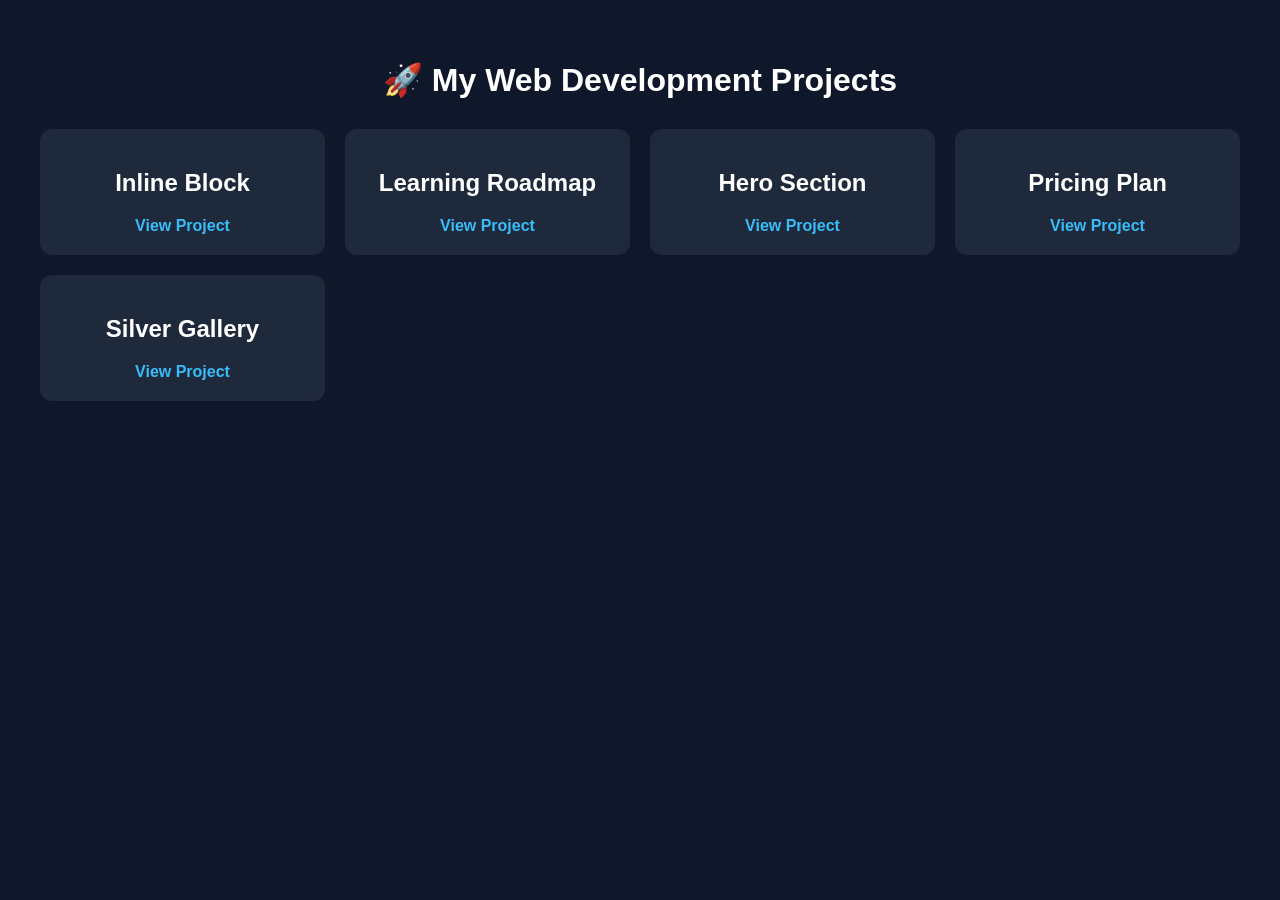
<file: index.html>
<!DOCTYPE html>
<html lang="en">
<head>
  <meta charset="UTF-8">
  <title>My Web Dev Projects</title>
  <meta name="viewport" content="width=device-width, initial-scale=1.0">

  <style>
    body {
      font-family: Arial, sans-serif;
      background: #0f172a;
      color: white;
      text-align: center;
      margin: 0;
      padding: 40px;
    }

    h1 {
      margin-bottom: 30px;
    }

    .projects {
      display: grid;
      grid-template-columns: repeat(auto-fit, minmax(250px, 1fr));
      gap: 20px;
    }

    .card {
      background: #1e293b;
      padding: 20px;
      border-radius: 12px;
      transition: 0.3s;
    }

    .card:hover {
      transform: scale(1.05);
    }

    a {
      color: #38bdf8;
      text-decoration: none;
      font-weight: bold;
    }
  </style>
</head>

<body>

  <h1>🚀 My Web Development Projects</h1>

  <div class="projects">

    <div class="card">
      <h2>Inline Block</h2>
      <a href="./Inline-block/">View Project</a>
    </div>

    <div class="card">
      <h2>Learning Roadmap</h2>
      <a href="./LEARNING_ROADMAP/">View Project</a>
    </div>

    <div class="card">
      <h2>Hero Section</h2>
      <a href="./hero_section/">View Project</a>
    </div>

    <div class="card">
      <h2>Pricing Plan</h2>
      <a href="./pricing_plan/">View Project</a>
    </div>

    <div class="card">
      <h2>Silver Gallery</h2>
      <a href="./silver-gallery/">View Project</a>
    </div>

  </div>

</body>
</html>
</file>
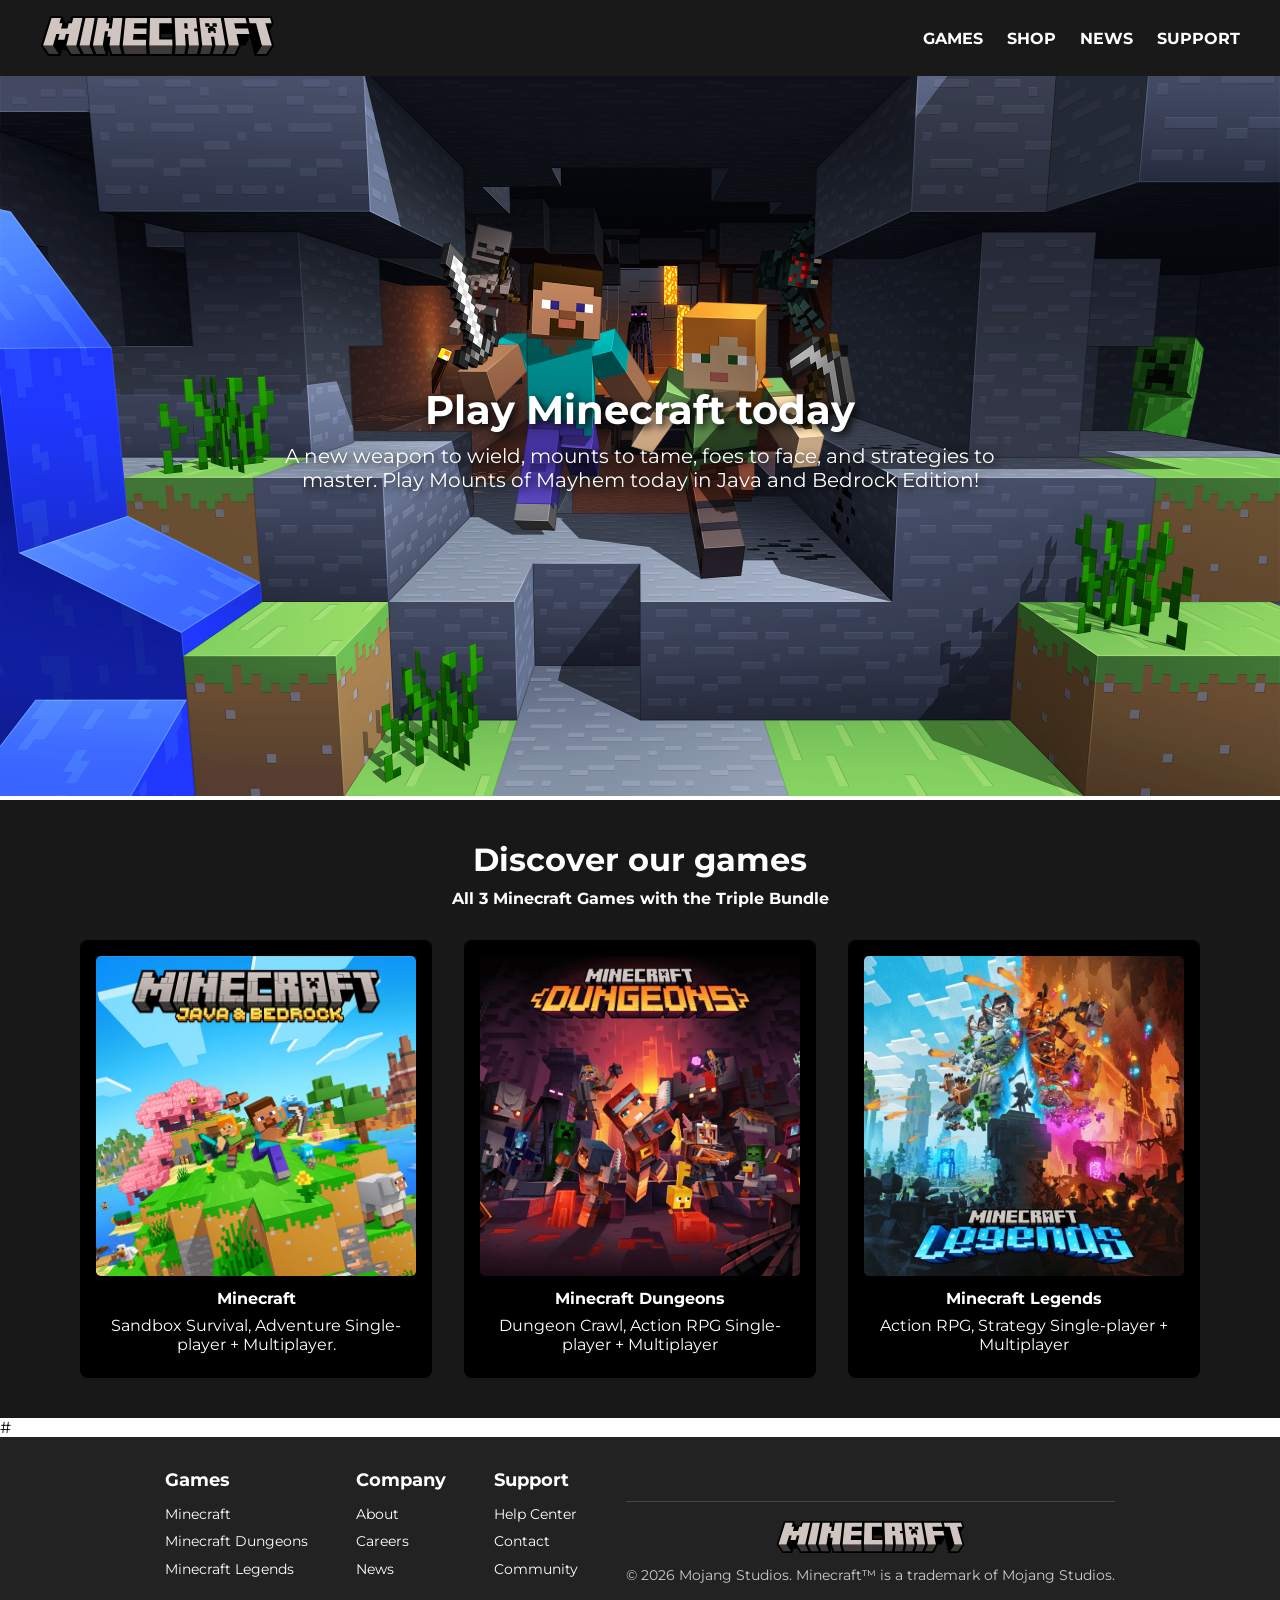
<file: hero_section/index.html>
<!DOCTYPE html>
<html lang="en">
<head>
    <meta charset="UTF-8">
    <meta name="viewport" content="width=device-width, initial-scale=1.0">
    <title>Minecraft</title>
    <link rel="preconnect" href="https://fonts.googleapis.com">
    <link rel="preconnect" href="https://fonts.gstatic.com" crossorigin>
    <link href="https://fonts.googleapis.com/css2?family=Montserrat:wght@400;600;700&display=swap" rel="stylesheet">
    <link rel="stylesheet" href="style.css">
</head>
<body>

  <!--modal box html-->

  <div class="modal">
  <div class="modal-box">
    <span class="close">&times;</span>
    <p class="modal-message">The server is down right now, try again later.</p>
  </div>
  </div>

<!--Nav bar-->

    <nav class="navigation">
        <div class="logo"><img src="./Minecraftlogo.svg" alt="Minecraft Logo"></div>
        <ul class="menu">
            <li><a href="#">GAMES</a></li>
            <li><a href="#">SHOP</a></li>
            <li><a href="#">NEWS</a></li>
            <li><a href="#">SUPPORT</a></li>
        </ul>
    </nav>

    <section class="hero">
        <img src="./minecrafthero.png" alt="MINECRAFT">
        <div class="hero-text">
            <h1>Play Minecraft today</h1>
            <p>A new weapon to wield, mounts to tame, foes to face, and strategies to master. Play Mounts of Mayhem today in Java and Bedrock Edition!</p>
        </div>
    </section>

<!--Main section-->

    <main class="info">
        <h2>Discover our games</h2>

        <p>
         <button class="bundle-btn">
          All 3 Minecraft Games with the Triple Bundle
         </button>
        </p>

        <div class="card-container">

        <div class="card">
            <img src="./minecraftjava.jpg" alt="Minecraft Java">
            <h3>Minecraft</h3>
            <p class="gameinfo">Sandbox Survival, Adventure Single-player + Multiplayer.</p>
        </div>

        <div class="card">
            <img src="./minecraftdungeons.webp" alt="Minecraft Dungeons">
            <h3>Minecraft Dungeons</h3>
            <p class="gameinfo">Dungeon Crawl, Action RPG Single-player + Multiplayer</p>
        </div>

        <div class="card">
            <img src="./minecraftlegends.webp" alt="Minecraft Legends">
            <h3>Minecraft Legends</h3>
            <p class="gameinfo">Action RPG, Strategy Single-player + Multiplayer</p>
        </div>

        </div>
    </main>#

<!--Footer-->

<footer class="footer-notes">

<div class="footer-container">

<div class="footer-column">
<h4>Games</h4>
<a href="#">Minecraft</a>
<a href="#">Minecraft Dungeons</a>
<a href="#">Minecraft Legends</a>
</div>

<div class="footer-column">
<h4>Company</h4>
<a href="#">About</a>
<a href="#">Careers</a>
<a href="#">News</a>
</div>

<div class="footer-column">
<h4>Support</h4>
<a href="#">Help Center</a>
<a href="#">Contact</a>
<a href="#">Community</a>
</div>

<div class="trademark">

<img src="./Minecraftlogo.svg" alt="Minecraft Logo">

<p>© 2026 Mojang Studios. Minecraft™ is a trademark of Mojang Studios.</p>

</div>

</footer>

<!--script for opening modal-->

<script>

var modal = document.querySelector(".modal");
var button = document.querySelector(".bundle-btn");
var closeBtn = document.querySelector(".close");

button.addEventListener('click',function(){modal.style.display = "block";})
closeBtn.addEventListener('click', function(){modal.style.display = "none";}) 


</script>

</body>
</html>
</file>
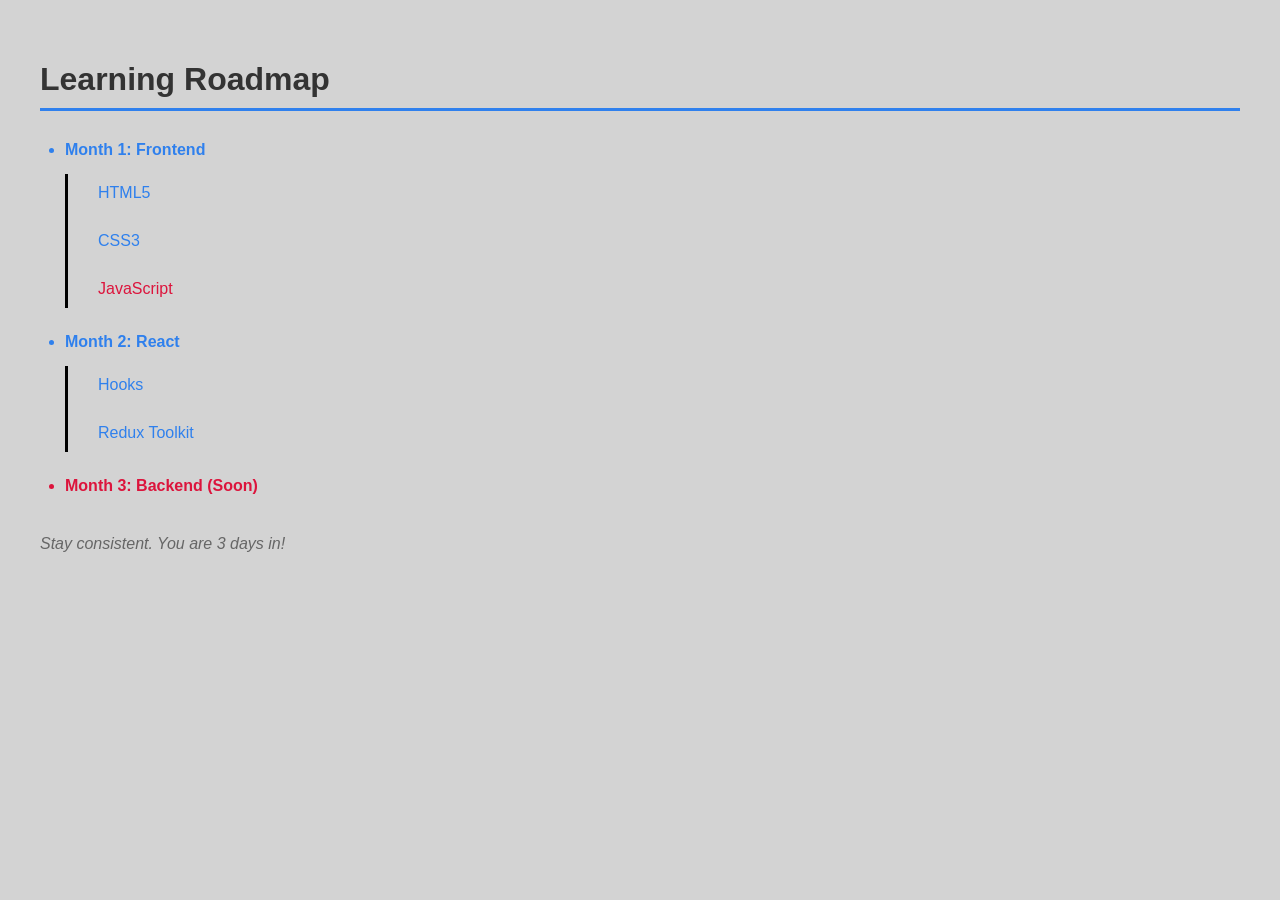
<file: LEARNING_ROADMAP/index.html>
<!DOCTYPE html>
<html lang="en">
<head>
    <meta charset="UTF-8">
    <meta name="viewport" content="width=device-width, initial-scale=1.0">
    <title>Learning Roadmap</title>
    <link
    rel="stylesheet"
    href="./style.css">
</head>
<body>
    <h1>Learning Roadmap</h1>

<ul>
    <li>Month 1: Frontend
        <ul>
            <li>HTML5</li>
            <li>CSS3</li>
            <li>JavaScript</li>
        </ul>
    </li>
    
    <li>Month 2: React
        <ul>
            <li>Hooks</li>
            <li>Redux Toolkit</li>
        </ul>
    </li>
    
    <li>Month 3: Backend (Soon)</li>
</ul>

        <p>Stay consistent. You are 3 days in!</p>
</body>
</html>
</file>
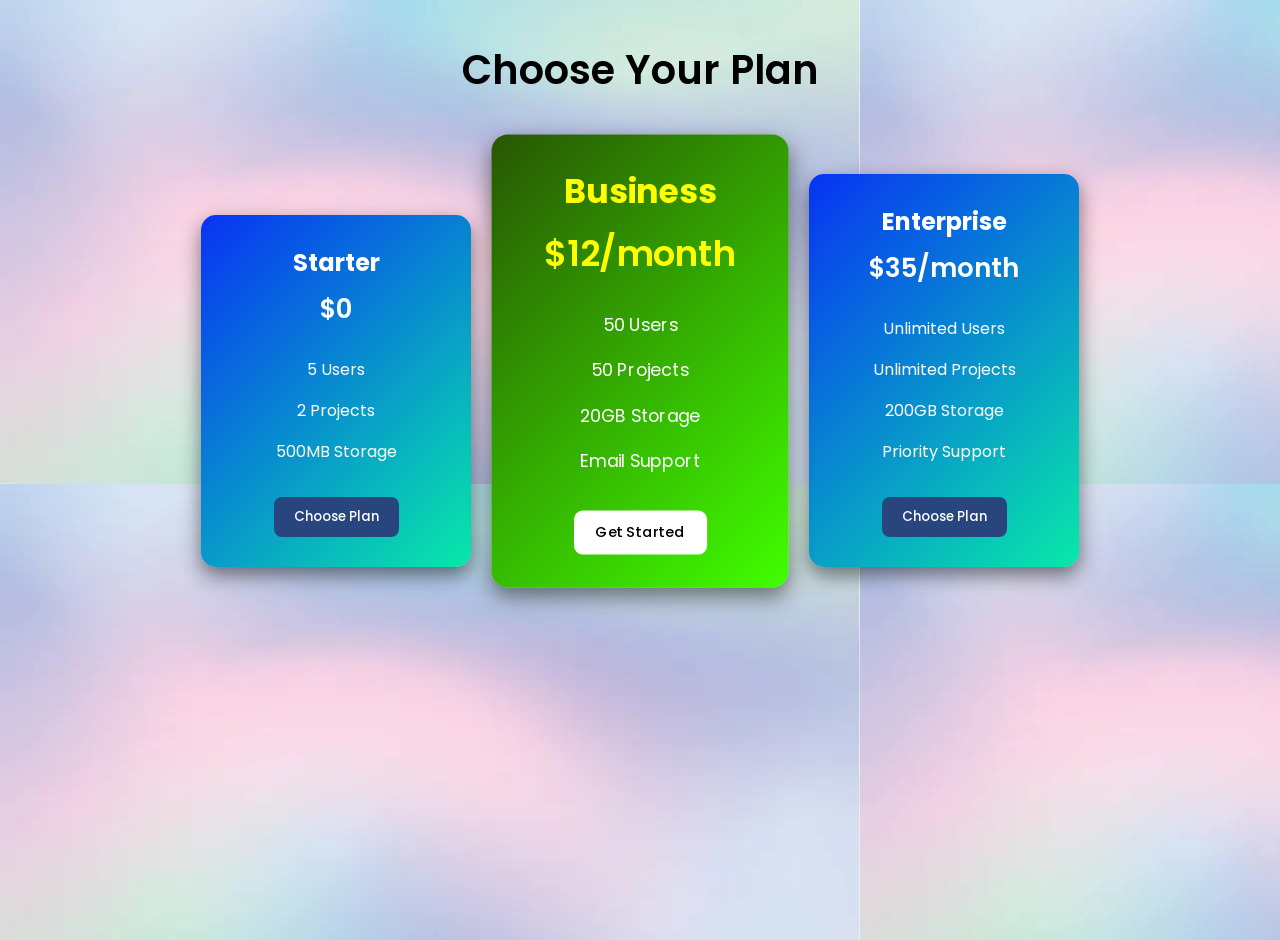
<file: pricing_plan/index.html>
<!DOCTYPE html>
<html lang="en">
<head>
<meta charset="UTF-8">
<meta name="viewport" content="width=device-width, initial-scale=1.0">

<title>Pricing Panel</title>

<link href="https://fonts.googleapis.com/css2?family=Poppins:wght@300;400;600&display=swap" rel="stylesheet">

<link rel="stylesheet" href="style.css">

</head>

<body>

<h1>Choose Your Plan</h1>

<div class="pricing-container">

    <div class="card basic">
        <h2>Starter</h2>
        <p class="price">$0</p>

        <ul>
            <li>5 Users</li>
            <li>2 Projects</li>
            <li>500MB Storage</li>
        </ul>

        <button>Choose Plan</button>
    </div>


    <div class="card featured">
        <h2>Business</h2>
        <p class="price">$12/month</p>

        <ul>
            <li>50 Users</li>
            <li>50 Projects</li>
            <li>20GB Storage</li>
            <li>Email Support</li>
        </ul>

        <button>Get Started</button>
    </div>


    <div class="card pro">
        <h2>Enterprise</h2>
        <p class="price">$35/month</p>

        <ul>
            <li>Unlimited Users</li>
            <li>Unlimited Projects</li>
            <li>200GB Storage</li>
            <li>Priority Support</li>
        </ul>

        <button>Choose Plan</button>
    </div>

</div>

</body>
</html>
</file>
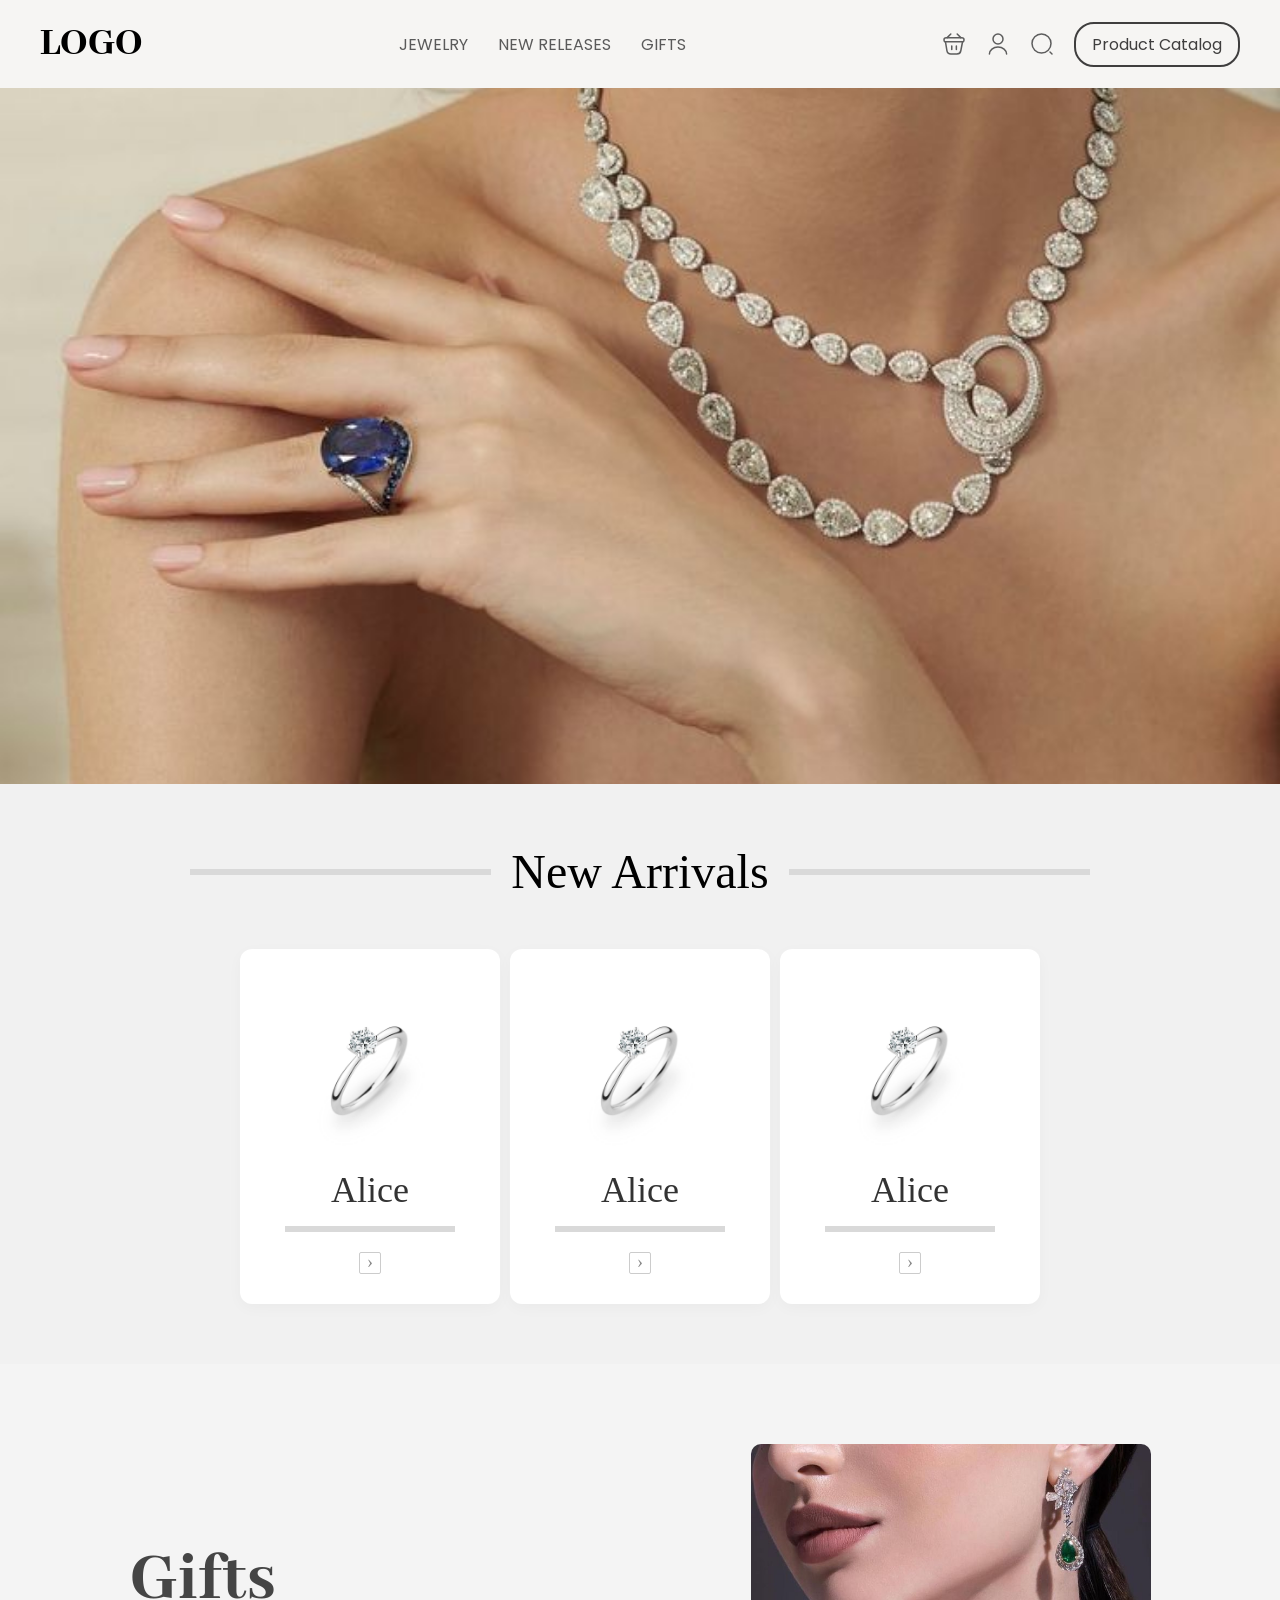
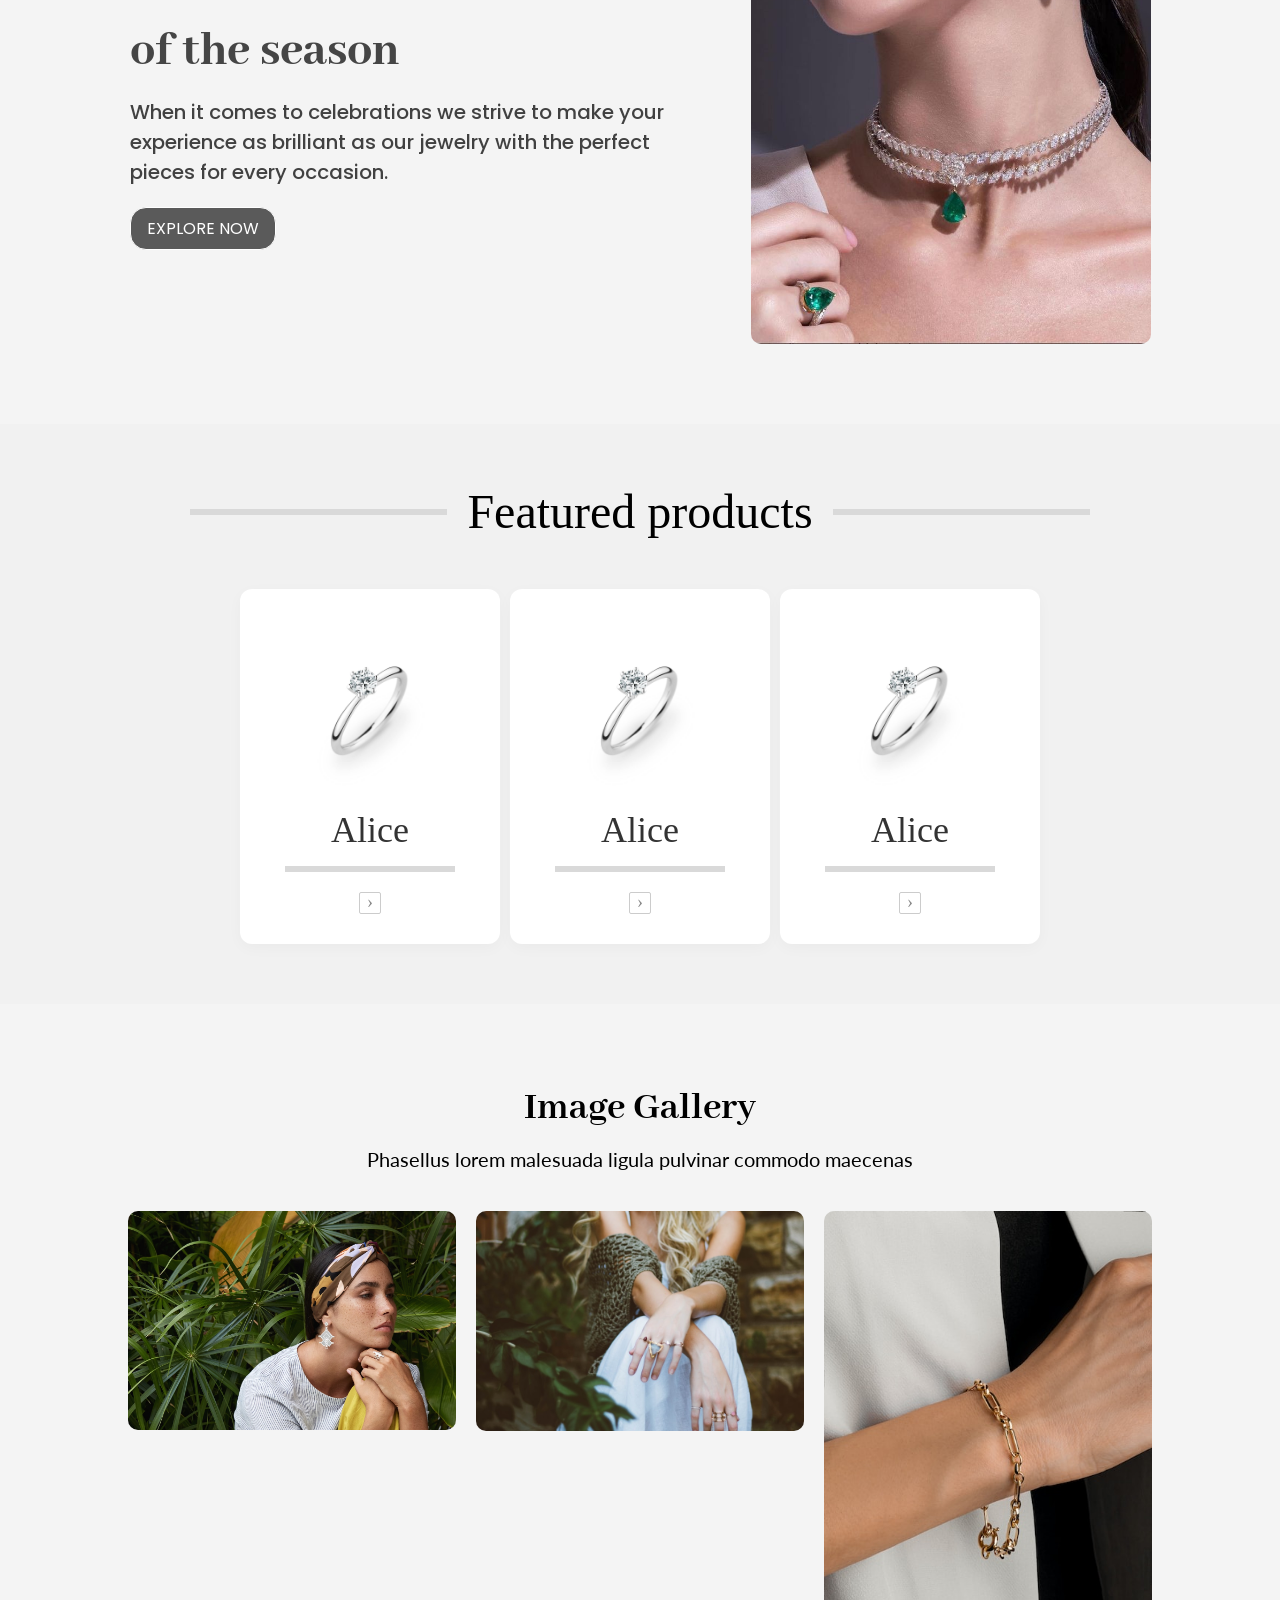
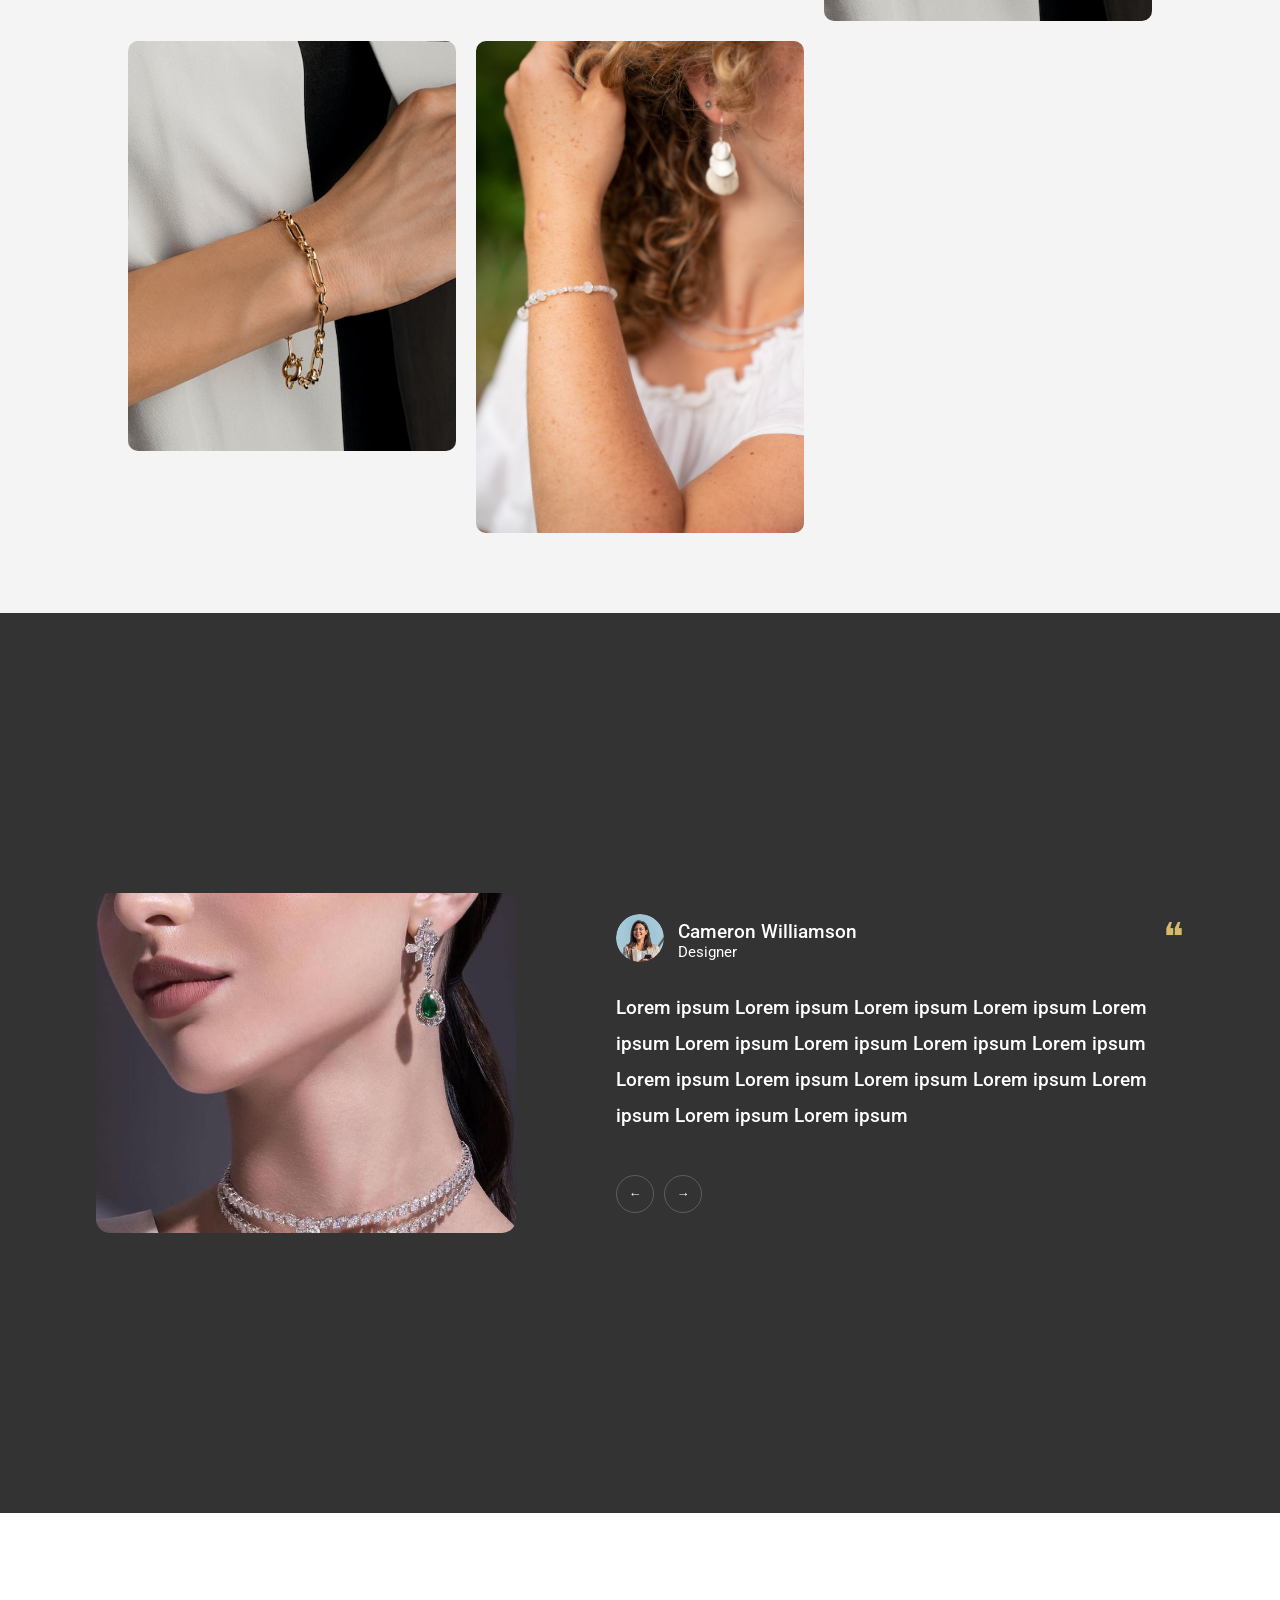
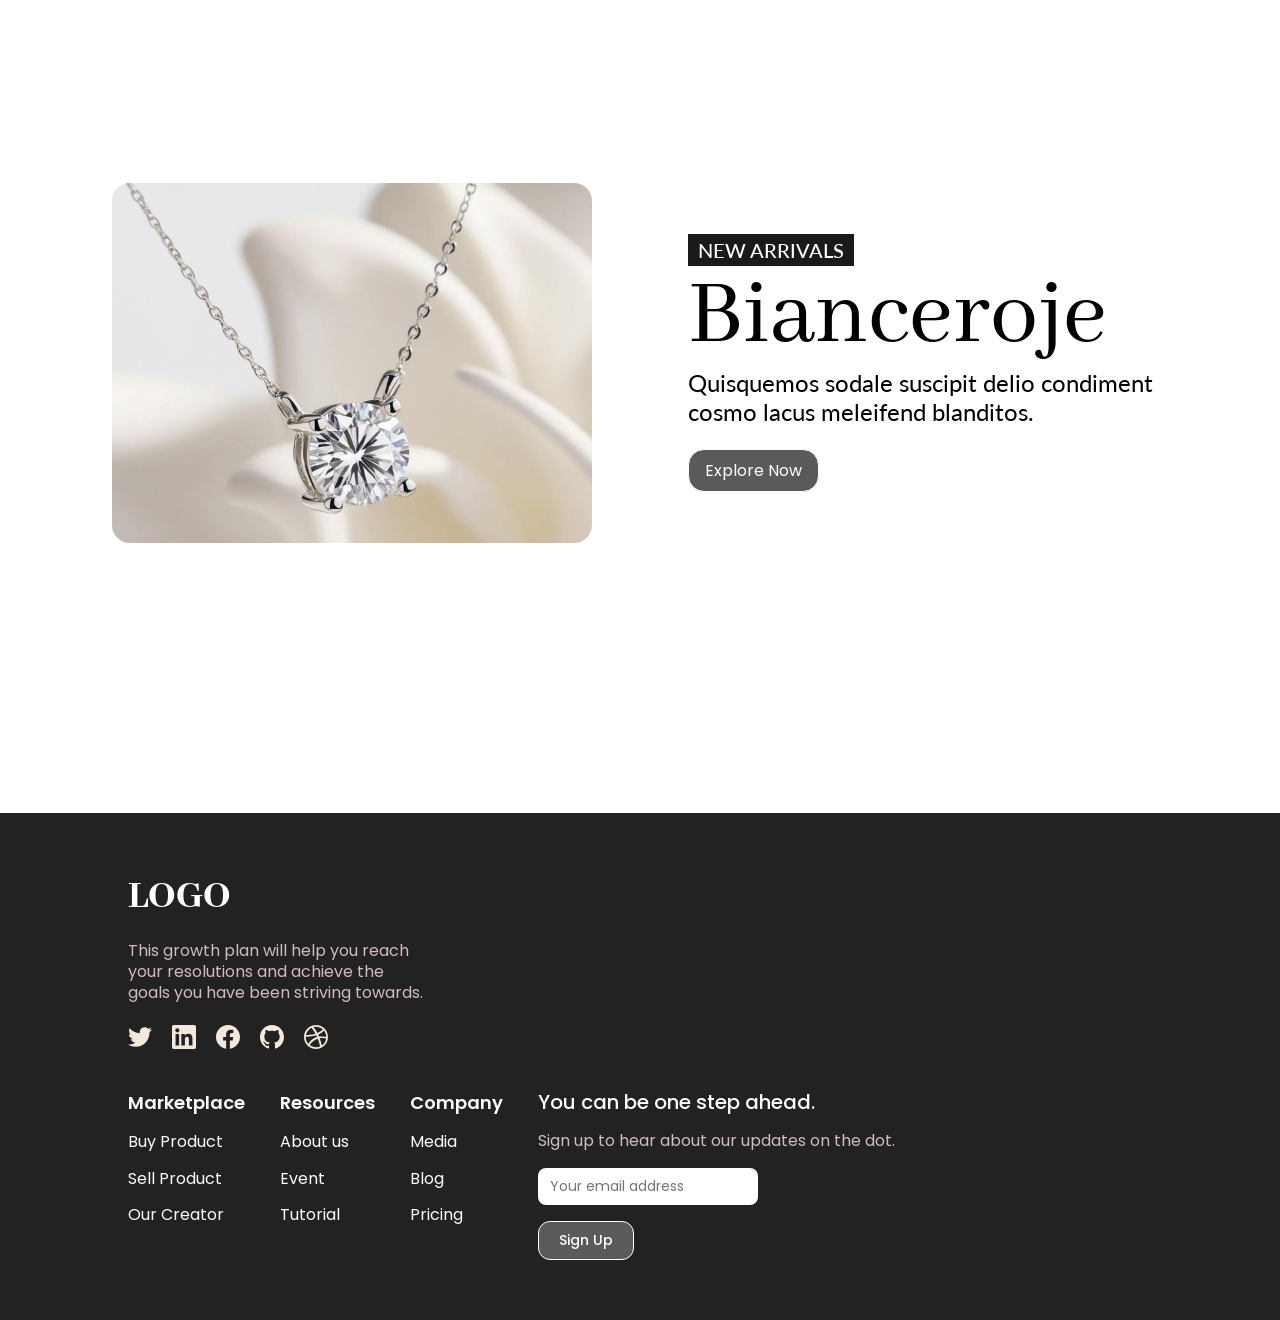
<file: silver-gallery/index.html>
<!DOCTYPE html>
<html lang="en">
<head>
<meta charset="UTF-8">
<meta name="viewport" content="width=device-width, initial-scale=1.0">
<title>Silver Jewelry</title>
<link rel="stylesheet" href="style.css">
<!-- abhaya font -->
<link rel="preconnect" href="https://fonts.googleapis.com">
<link rel="preconnect" href="https://fonts.gstatic.com" crossorigin>
<link href="https://fonts.googleapis.com/css2?family=Abhaya+Libre:wght@400;500;600;700;800&display=swap" rel="stylesheet">
<!-- poppins font -->
<link rel="preconnect" href="https://fonts.googleapis.com">
<link rel="preconnect" href="https://fonts.gstatic.com" crossorigin>
<link href="https://fonts.googleapis.com/css2?family=Poppins:ital,wght@0,100;0,200;0,300;0,400;0,500;0,600;0,700;0,800;0,900;1,100;1,200;1,300;1,400;1,500;1,600;1,700;1,800;1,900&display=swap" rel="stylesheet">
<!--lato font-->
<link rel="preconnect" href="https://fonts.googleapis.com">
<link rel="preconnect" href="https://fonts.gstatic.com" crossorigin>
<link href="https://fonts.googleapis.com/css2?family=Lato:ital,wght@0,100;0,300;0,400;0,700;0,900;1,100;1,300;1,400;1,700;1,900&display=swap" rel="stylesheet">
<link rel="preconnect" href="https://fonts.googleapis.com">
<link rel="preconnect" href="https://fonts.gstatic.com" crossorigin>
<link href="https://fonts.googleapis.com/css2?family=Roboto:ital,wght@0,100..900;1,100..900&display=swap" rel="stylesheet">
</head>

<body>
<!-- NAVBAR -->
<header class="main-header">
    <a href="#" class="logo">LOGO</a>

    <nav>
        <ul class="nav-links">
            <li><a href="#">JEWELRY</a></li>
            <li><a href="#">NEW RELEASES</a></li>
            <li><a href="#">GIFTS</a></li>
        </ul>
    </nav>

    <ul class="nav-actions">
        <li>
            <a href="#" class="nav-icon" title="Wishlist">
                <svg width="24" height="24" viewBox="0 0 24 24" fill="none" xmlns="http://www.w3.org/2000/svg">
                <path d="M8.80994 2L5.18994 5.63" stroke="#5D5D5D" stroke-width="1.5" stroke-miterlimit="10" stroke-linecap="round" stroke-linejoin="round"/>
                <path d="M15.1899 2L18.8099 5.63" stroke="#5D5D5D" stroke-width="1.5" stroke-miterlimit="10" stroke-linecap="round" stroke-linejoin="round"/>
                <path d="M2 7.84998C2 5.99998 2.99 5.84998 4.22 5.84998H19.78C21.01 5.84998 22 5.99998 22 7.84998C22 9.99998 21.01 9.84998 19.78 9.84998H4.22C2.99 9.84998 2 9.99998 2 7.84998Z" stroke="#5D5D5D" stroke-width="1.5"/>
                <path d="M9.76001 14V17.55" stroke="#5D5D5D" stroke-width="1.5" stroke-linecap="round"/>
                <path d="M14.36 14V17.55" stroke="#5D5D5D" stroke-width="1.5" stroke-linecap="round"/>
                <path d="M3.5 10L4.91 18.64C5.23 20.58 6 22 8.86 22H14.89C18 22 18.46 20.64 18.82 18.76L20.5 10" stroke="#5D5D5D" stroke-width="1.5" stroke-linecap="round"/>
                </svg>
            </a>
        </li>
        <li>
            <a href="#" class="nav-icon" title="Account">
                <svg width="24" height="24" viewBox="0 0 24 24" fill="none" xmlns="http://www.w3.org/2000/svg">
                <path d="M12 12C14.7614 12 17 9.76142 17 7C17 4.23858 14.7614 2 12 2C9.23858 2 7 4.23858 7 7C7 9.76142 9.23858 12 12 12Z" stroke="#5D5D5D" stroke-width="1.5" stroke-linecap="round" stroke-linejoin="round"/>
                <path d="M20.59 22C20.59 18.13 16.74 15 12 15C7.26003 15 3.41003 18.13 3.41003 22" stroke="#5D5D5D" stroke-width="1.5" stroke-linecap="round" stroke-linejoin="round"/>
                </svg>
            </a>
        </li>
        <li>
            <a href="#" class="nav-icon" title="Search">
                <svg width="24" height="24" viewBox="0 0 24 24" fill="none" xmlns="http://www.w3.org/2000/svg">
                <path d="M11.5 21C16.7467 21 21 16.7467 21 11.5C21 6.25329 16.7467 2 11.5 2C6.25329 2 2 6.25329 2 11.5C2 16.7467 6.25329 21 11.5 21Z" stroke="#5D5D5D" stroke-width="1.5" stroke-linecap="round" stroke-linejoin="round"/>
                <path d="M22 22L20 20" stroke="#5D5D5D" stroke-width="1.5" stroke-linecap="round" stroke-linejoin="round"/>
                </svg>
            </a>
        </li>
        <li class="catalog-item"><a href="#" class="catalog-btn">Product Catalog</a></li>
    </ul>

    <!-- Hamburger button (mobile only) -->
    <button class="hamburger" aria-label="Toggle menu">☰</button>
</header>

<!-- HERO SECTION -->
<section class="hero-section">
    <img src="hero.jpg" alt="Woman wearing elegant diamond jewelry including a sapphire ring, diamond drop earrings, and diamond necklaces displayed on a neutral warm background conveying luxury and sophistication">
</section>

<!-- NEW ARRIVALS -->
<section class="products">
    <div class="section-header">
        <h2>New Arrivals</h2>
    </div>

    <div class="cards-container">
        <div class="product-card">
            <div class="image-wrapper">
                <img src="ring.jpg" alt="Alice ring featuring a large sapphire stone in the center surrounded by a halo of diamonds in white setting">
            </div>
            <h3 class="product-title">Alice</h3>
            <hr class="card-divider">
            <a href="#" class="arrow-btn">›</a>
        </div>

        <div class="product-card">
            <div class="image-wrapper">
                <img src="ring.jpg" alt="Alice ring featuring a large sapphire stone in the center surrounded by a halo of diamonds in white setting">
            </div>
            <h3 class="product-title">Alice</h3>
            <hr class="card-divider">
            <a href="#" class="arrow-btn">›</a>
        </div>

        <div class="product-card">
            <div class="image-wrapper">
                <img src="ring.jpg" alt="Alice ring featuring a large sapphire stone in the center surrounded by a halo of diamonds in white setting">
            </div>
            <h3 class="product-title">Alice</h3>
            <hr class="card-divider">
            <a href="#" class="arrow-btn">›</a>
        </div>
    </div>
</section>

<!-- GIFTS SECTION -->
<section class="gift">
    <div class="gift-text">
        <h2>
            <span class="gifts">Gifts</span>
            <span class="of-the-season">of the season</span>
        </h2>
        <p>When it comes to celebrations we strive to make your experience as brilliant as our jewelry with the perfect pieces for every occasion.</p>
        <button>EXPLORE NOW</button>
    </div>

    <img src="necklace.jpg" alt="Elegant multi-strand diamond necklace with round brilliant cut diamonds arranged in delicate white gold chain design">
</section>

<!-- FEATURED PRODUCTS -->
<section class="fproducts">
    <div class="second-section-header">
        <h2>Featured products</h2>
    </div>

    <div class="second-cards-container">
        <div class="second-product-card">
            <div class="second-image-wrapper">
                <img src="ring.jpg" alt="Alice ring featuring a large sapphire stone in the center surrounded by a halo of diamonds in white setting">
            </div>
            <h3 class="second-product-title">Alice</h3>
            <hr class="second-card-divider">
            <a href="#" class="arrow-btn">›</a>
        </div>

        <div class="second-product-card">
            <div class="second-image-wrapper">
                <img src="ring.jpg" alt="Alice ring featuring a large sapphire stone in the center surrounded by a halo of diamonds in white setting">
            </div>
            <h3 class="second-product-title">Alice</h3>
            <hr class="second-card-divider">
            <a href="#" class="arrow-btn">›</a>
        </div>

        <div class="second-product-card">
            <div class="second-image-wrapper">
                <img src="ring.jpg" alt="Alice ring featuring a large sapphire stone in the center surrounded by a halo of diamonds in white setting">
            </div>
            <h3 class="second-product-title">Alice</h3>
            <hr class="second-card-divider">
            <a href="#" class="arrow-btn">›</a>
        </div>
    </div>
</section>

<!-- GALLERY -->
<section class="gallery">
    <div class="gallery-text">
        <h2>Image Gallery</h2>
        <p>Phasellus lorem malesuada ligula pulvinar commodo maecenas</p>
    </div>

    <div class="gallery-grid">
        <img src="grid1.jpg" alt="Gallery jewelry display one">
        <img src="grid2.jpg" alt="Gallery jewelry display two">
        <img src="grid3.jpg" alt="Gallery jewelry display three">
        <img src="grid4.jpg" alt="Gallery jewelry display four">
        <img src="grid5.jpg" alt="Gallery jewelry display five">
    </div>
</section>

<!-- TESTIMONIAL -->
<div class="testimonial-card">
    <div class="card-image">
        <div><img src="necklace.jpg" alt="Diamond Solitaire Necklace"/></div>
    </div>

    <div class="card-content">
        <div class="reviewer-header">
            <div class="reviewer-info">
                <div><img class="reviewer-avatar" src="avatar.png" alt="Cameron Williamson"/></div>
                <div>
                    <div class="reviewer-name">Cameron Williamson</div>
                    <div class="reviewer-role">Designer</div>
                </div>
            </div>
            <div class="quote-icon">❝</div>
        </div>

        <p class="testimonial-text">
            Lorem ipsum Lorem ipsum Lorem ipsum Lorem ipsum Lorem
            ipsum Lorem ipsum Lorem ipsum Lorem ipsum Lorem ipsum
            Lorem ipsum Lorem ipsum Lorem ipsum Lorem ipsum Lorem
            ipsum Lorem ipsum Lorem ipsum
        </p>

        <div style="display:flex; align-items:center; gap:0.5rem;">
            <div class="card-nav">
                <button class="nav-btn">&#8592;</button>
                <button class="nav-btn">&#8594;</button>
            </div>
        </div>
    </div>
</div>

<!-- NEW Arrivals / Collection -->
<section class="collection">
    <div class="collection-image">
        <div class="collection-image-placeholder"><img src="diamondnecklace.jpg" alt="Bianceroje Jewelry"></div>
    </div>
    <div class="collection-content">
        <span class="badge">NEW ARRIVALS</span>
        <h1 class="collection-title">Bianceroje</h1>
        <p class="collection-desc">
            Quisquemos sodale suscipit delio condiment
            cosmo lacus meleifend blanditos.
        </p>
        <a href="#" class="collection-explore">Explore Now</a>
    </div>
</section>

<!-- FOOTER -->
<footer class="footer">
    <div class="footer-left">
        <h3>LOGO</h3>
        <p>This growth plan will help you reach your resolutions and achieve the goals you have been striving towards.</p>

        <ul class="socials">
            <li>
                <a href="#" class="social-icon" title="X">
                    <svg width="24" height="24" viewBox="0 0 24 24" fill="none" xmlns="http://www.w3.org/2000/svg">
                    <path d="M7.55016 21.7497C16.6045 21.7497 21.5583 14.2465 21.5583 7.74162C21.5583 7.53068 21.5536 7.31505 21.5442 7.10412C22.5079 6.40722 23.3395 5.54401 24 4.55505C23.1025 4.95436 22.1496 5.21514 21.1739 5.32849C22.2013 4.71266 22.9705 3.74523 23.3391 2.60552C22.3726 3.17831 21.3156 3.58237 20.2134 3.80037C19.4708 3.01132 18.489 2.48887 17.4197 2.31381C16.3504 2.13874 15.2532 2.32081 14.2977 2.83185C13.3423 3.3429 12.5818 4.15446 12.1338 5.14107C11.6859 6.12767 11.5754 7.23437 11.8195 8.29005C9.86249 8.19185 7.94794 7.68346 6.19998 6.79785C4.45203 5.91225 2.90969 4.66919 1.67297 3.14927C1.0444 4.233 0.852057 5.5154 1.13503 6.73585C1.418 7.95629 2.15506 9.0232 3.19641 9.71974C2.41463 9.69492 1.64998 9.48444 0.965625 9.10568V9.16662C0.964925 10.3039 1.3581 11.4063 2.07831 12.2865C2.79852 13.1667 3.80132 13.7703 4.91625 13.9947C4.19206 14.1929 3.43198 14.2218 2.69484 14.0791C3.00945 15.0572 3.62157 15.9126 4.44577 16.5261C5.26997 17.1395 6.26512 17.4804 7.29234 17.501C5.54842 18.8709 3.39417 19.6139 1.17656 19.6104C0.783287 19.6098 0.390399 19.5857 0 19.5382C2.25286 20.9835 4.87353 21.7511 7.55016 21.7497Z" fill="#F2E9DB"/>
                    </svg>
                </a>
            </li>
            <li>
                <a href="#" class="social-icon" title="LinkedIn">
                    <svg width="24" height="24" viewBox="0 0 24 24" fill="none" xmlns="http://www.w3.org/2000/svg">
                    <g clip-path="url(#clip0_40_476)">
                    <path d="M22.2234 0H1.77187C0.792187 0 0 0.773438 0 1.72969V22.2656C0 23.2219 0.792187 24 1.77187 24H22.2234C23.2031 24 24 23.2219 24 22.2703V1.72969C24 0.773438 23.2031 0 22.2234 0ZM7.12031 20.4516H3.55781V8.99531H7.12031V20.4516ZM5.33906 7.43438C4.19531 7.43438 3.27188 6.51094 3.27188 5.37187C3.27188 4.23281 4.19531 3.30937 5.33906 3.30937C6.47813 3.30937 7.40156 4.23281 7.40156 5.37187C7.40156 6.50625 6.47813 7.43438 5.33906 7.43438ZM20.4516 20.4516H16.8937V14.8828C16.8937 13.5562 16.8703 11.8453 15.0422 11.8453C13.1906 11.8453 12.9094 13.2937 12.9094 14.7891V20.4516H9.35625V8.99531H12.7687V10.5609H12.8156C13.2891 9.66094 14.4516 8.70938 16.1813 8.70938C19.7859 8.70938 20.4516 11.0813 20.4516 14.1656V20.4516Z" fill="#F2E9DB"/>
                    </g>
                    <defs>
                    <clipPath id="clip0_40_476">
                    <rect width="24" height="24" fill="white"/>
                    </clipPath>
                    </defs>
                    </svg>
                </a>
            </li>
            <li>
                <a href="#" class="social-icon" title="Facebook">
                    <svg width="24" height="24" viewBox="0 0 24 24" fill="none" xmlns="http://www.w3.org/2000/svg">
                    <g clip-path="url(#clip0_40_477)">
                    <path d="M24 12C24 5.37258 18.6274 0 12 0C5.37258 0 0 5.37258 0 12C0 17.9895 4.3882 22.954 10.125 23.8542V15.4688H7.07812V12H10.125V9.35625C10.125 6.34875 11.9166 4.6875 14.6576 4.6875C15.9701 4.6875 17.3438 4.92188 17.3438 4.92188V7.875H15.8306C14.34 7.875 13.875 8.80008 13.875 9.75V12H17.2031L16.6711 15.4688H13.875V23.8542C19.6118 22.954 24 17.9895 24 12Z" fill="#F2E9DB"/>
                    </g>
                    <defs>
                    <clipPath id="clip0_40_477">
                    <rect width="24" height="24" fill="white"/>
                    </clipPath>
                    </defs>
                    </svg>
                </a>
            </li>
            <li>
                <a href="#" class="social-icon" title="GitHub">
                    <svg width="24" height="24" viewBox="0 0 24 24" fill="none" xmlns="http://www.w3.org/2000/svg">
                    <g clip-path="url(#clip0_40_478)">
                    <path fill-rule="evenodd" clip-rule="evenodd" d="M12 0C5.3724 0 0 5.3808 0 12.0204C0 17.3304 3.438 21.8364 8.2068 23.4252C8.8068 23.5356 9.0252 23.1648 9.0252 22.8456C9.0252 22.5612 9.0156 21.804 9.0096 20.802C5.6712 21.528 4.9668 19.1904 4.9668 19.1904C4.422 17.8008 3.6348 17.4312 3.6348 17.4312C2.5452 16.6872 3.7176 16.7016 3.7176 16.7016C4.9212 16.7856 5.5548 17.94 5.5548 17.94C6.6252 19.776 8.364 19.2456 9.0468 18.9384C9.1572 18.162 9.4668 17.6328 9.81 17.3328C7.146 17.0292 4.344 15.9972 4.344 11.3916C4.344 10.08 4.812 9.006 5.5788 8.166C5.4552 7.8624 5.0436 6.6396 5.6964 4.986C5.6964 4.986 6.7044 4.662 8.9964 6.2172C9.97532 5.95022 10.9853 5.81423 12 5.8128C13.02 5.8176 14.046 5.9508 15.0048 6.2172C17.2956 4.662 18.3012 4.9848 18.3012 4.9848C18.9564 6.6396 18.5436 7.8624 18.4212 8.166C19.1892 9.006 19.6548 10.08 19.6548 11.3916C19.6548 16.0092 16.848 17.0256 14.1756 17.3232C14.6064 17.694 14.9892 18.4272 14.9892 19.5492C14.9892 21.1548 14.9748 22.452 14.9748 22.8456C14.9748 23.1672 15.1908 23.5416 15.8004 23.424C18.19 22.6225 20.2672 21.0904 21.7386 19.0441C23.2099 16.9977 24.001 14.5408 24 12.0204C24 5.3808 18.6264 0 12 0Z" fill="#F2E9DB"/>
                    </g>
                    <defs>
                    <clipPath id="clip0_40_478">
                    <rect width="24" height="24" fill="white"/>
                    </clipPath>
                    </defs>
                    </svg>
                </a>
            </li>
            <li>
                <a href="#" class="social-icon" title="Dribbble">
                    <svg width="24" height="24" viewBox="0 0 24 24" fill="none" xmlns="http://www.w3.org/2000/svg">
                    <path fill-rule="evenodd" clip-rule="evenodd" d="M12 0C5.37527 0 0 5.37527 0 12C0 18.6248 5.37527 24 12 24C18.6117 24 24 18.6248 24 12C24 5.37527 18.6117 0 12 0ZM19.9262 5.53145C21.3579 7.27549 22.217 9.50107 22.243 11.9089C21.9046 11.8439 18.5206 11.154 15.1106 11.5835C15.0325 11.4143 14.9675 11.2321 14.8894 11.0499C14.6811 10.5554 14.4469 10.0477 14.2126 9.56618C17.9869 8.0304 19.705 5.81779 19.9262 5.53145ZM12 1.77007C14.603 1.77007 16.9848 2.74621 18.7939 4.34707C18.6117 4.60738 17.0629 6.67679 13.4186 8.04338C11.7397 4.95878 9.87855 2.43384 9.5922 2.04338C10.3601 1.86117 11.1671 1.77007 12 1.77007ZM7.63995 2.73319C7.91325 3.09761 9.73538 5.63558 11.4404 8.65508C6.65076 9.9306 2.42083 9.90458 1.96529 9.90458C2.62907 6.72885 4.77657 4.08676 7.63995 2.73319ZM1.74404 12.0131C1.74404 11.9089 1.74404 11.8048 1.74404 11.7007C2.18655 11.7136 7.15835 11.7787 12.2733 10.243C12.5727 10.8156 12.846 11.4013 13.1063 11.9869C12.9761 12.026 12.8329 12.0651 12.7028 12.1041C7.41865 13.8091 4.60738 18.4685 4.3731 18.859C2.7462 17.0499 1.74404 14.6421 1.74404 12.0131ZM12 22.256C9.6312 22.256 7.44469 21.449 5.71367 20.0954C5.89588 19.718 7.97827 15.7094 13.757 13.692C13.783 13.679 13.7961 13.679 13.8221 13.666C15.2668 17.4013 15.8525 20.5379 16.0087 21.436C14.7722 21.9696 13.4186 22.256 12 22.256ZM17.7136 20.4989C17.6096 19.8742 17.0629 16.8807 15.7223 13.1974C18.9371 12.6898 21.7484 13.5228 22.0998 13.6399C21.6573 16.4902 20.0173 18.9501 17.7136 20.4989Z" fill="#F2E9DB"/>
                    </svg>
                </a>
            </li>
        </ul>
    </div>

    <div class="footer-links">
        <div class="footer-column">
            <h4>Marketplace</h4>
            <a href="#">Buy Product</a>
            <a href="#">Sell Product</a>
            <a href="#">Our Creator</a>
        </div>

        <div class="footer-column">
            <h4>Resources</h4>
            <a href="#">About us</a>
            <a href="#">Event</a>
            <a href="#">Tutorial</a>
        </div>

        <div class="footer-column">
            <h4>Company</h4>
            <a href="#">Media</a>
            <a href="#">Blog</a>
            <a href="#">Pricing</a>
        </div>

        <div class="contact">
            <h4>You can be one step ahead.</h4>
            <p>Sign up to hear about our updates on the dot.</p>
            <input type="email" id="emailinput" placeholder="Your email address"/>
            <button class="signup-btn">Sign Up</button>
            <p class="success-msg" id="sucessMsg">You're on the list! We'll be in touch.</p>
        </div>
    </div>
</footer>

<script src="script.js"></script>
</body>
</html>
</file>
<file: hero_section/style.css>
*{
margin:0;
padding:0;
box-sizing:border-box;
font-family: 'Montserrat', sans-serif;
}

html{
font-size:16px;
}


/* nav bar changed. changed sizes to 'rem'. added flex to nav, removed in-line from logo, menu and nav*/

.navigation{
position: sticky;
top: 0;
background:rgba(0, 0, 0, 0.9);
padding: 1rem 2.5rem;
z-index: 1;

display:flex;
justify-content:space-between;
align-items:center;
}

.logo img{
height: 2.5rem;
}

.menu{
display:flex;
list-style:none;
gap: 1.5rem;
}

.menu a{
color:rgb(255, 255, 255);
text-decoration:none;
font-weight:bold;
font-size: 1rem;
cursor: pointer;
}

.menu a:hover{
    color: gold;
}

/*hero section changed. sizes changed to 'rem'.*/

.hero{
position:relative;
}

.hero img{
width:100%;
height:auto;
}

.hero-text{
position:absolute;
top:50%;
left:50%;
transform:translate(-50%,-50%);
color:white;
text-shadow: 0.2rem 0.2rem 0.5rem black;
text-align:center;
width:60%;
font-size: 1.25rem;
}

.hero-text h1{
font-size: 2.5rem;
margin-bottom:0.6rem;
}

/*main section changed. sizes changed to 'rem'.*/

.info{
text-align:center;
padding:2.5rem;
background-color: #191818;
}

.info h2{
margin-bottom:0.6rem;
color: white;
font-size: 2rem;
}

.bundle-btn{
background:none;
border:none;
color:white;
font-weight:bold;
font-size:inherit;
cursor:pointer;
}

.bundle-btn:hover{
color:gold;
}

.bundle-btn{
margin-bottom:2rem;
}

/*card section changed. sizes changed to 'rem'. added grid instead of using inline*/

.card-container{
display:grid;
grid-template-columns:repeat(3,1fr);
gap:2rem;
max-width:70rem;
margin:auto;
}

.card{
background:black;
border-radius:0.5rem;
padding:1rem;
}

.card img{
width:100%;
border-radius:0.3rem;
margin-bottom:0.6rem;
}

.card h3,
.gameinfo{
margin-bottom:0.5rem;
color:white;
font-size:1rem;
}

/*footer changed. sizes changed to 'rem'. added flex instead of inline*/

.footer-notes{
background:#222;
color:white;
padding:2rem;
}

.footer-container{
display:flex;
justify-content:center;
gap:3rem;
flex-wrap:wrap;
}

.footer-column{
display:flex;
flex-direction:column;
align-items:flex-start;
}

.footer-column h4{
margin-bottom:0.6rem;
font-size:1.1rem;
}

.footer-column a{
color:white;
text-decoration:none;
margin:0.3rem 0;
font-size:0.9rem;
cursor: pointer;
}

.footer-column a:hover{
    color: gold;
}

/*trademark section changed. sizes changed to 'rem'*/

.trademark{
text-align:center;
margin-top:2rem;
padding-top:1.2rem;
border-top:0.06rem solid #444;
}

.trademark img{
height:2rem;
margin-bottom:0.6rem;
}

.trademark p{
font-size:0.85rem;
color:#ccc;
}

/*media query for tab*/

@media (max-width: 768px){

.card-container{
grid-template-columns:1fr 1fr;
}

.hero-text{
width:80%;
}

.hero-text h1{
font-size:2rem;
}

}

/*media query for mobile*/

@media (max-width:480px){

nav{
flex-direction:column;
gap:1rem;
}

.menu{
flex-direction:column;
align-items:center;
}

.card-container{
grid-template-columns:1fr;
}

.hero-text{
font-size:1rem;
}

}

/* Modal added to the <p> in menu element */

.modal{
display:none;
position:fixed;
top:0;
left:0;
width:100%;
height:100%;
background:rgba(0,0,0,0.7);
z-index:2;
}

.modal-box{
background:white;
width:25rem;
padding:2rem;
border-radius:0.5rem;
text-align:center;

position:absolute;
top:50%;
left:50%;
transform:translate(-50%,-50%);
}

.close{
position:absolute;
top:0.5rem;
right:1rem;
font-size:2rem;
cursor:pointer;
}

.modal-message{
font-size:1.1rem;
color:black
}
</file>
<file: LEARNING_ROADMAP/style.css>
body{
    font-family: Arial, Helvetica, sans-serif;
    margin: 0;
    padding: 40px;
    background-color:lightgray;
    color: #333;
}

h1 {
    margin-bottom: 30px;
    border-bottom: 3px solid #2f80ed;
    padding-bottom: 10px;
}

ul {
    list-style-type: disc;
    padding-left: 25px ;
}

ul > li {
    margin-bottom: 25px;
    font-weight: bold;
}

ul > li:nth-child(1) {
    color: #2f80ed;
}

ul > li:nth-child(2) {
    color: #2f80ed;
}

ul > li:nth-child(3) {
    color: crimson;
}

li ul {
    list-style-type: none;
    margin-top: 15px;
    padding-left: 20px;
    border-left: 3px solid black;
}

li ul li {
    font-weight: normal;
    padding: 10px;
    margin: 5px 0;
    display: block;
    border-radius: 5px;
    transition: background-color 0.3s, color 0.3s;
}

li ul li:hover {
    background-color: #dbeafe;
    color: #1e40af;
    cursor: pointer;
}

ul > li + li {
    margin-top: 10px;
}

p {
    margin-top: 40px;
    font-style: italic;
    color: #666;
}
</file>
<file: pricing_plan/style.css>
*{
margin:0;
padding:0;
box-sizing:border-box;
font-family:'Poppins', sans-serif;
}

body{
height:100vh;
text-align:center;
background-image: url(background.webp);
}

h1{
    text-align:center;
    margin-top: 40px;
    margin-bottom: 40px;
    font-size: 40px;
    font-weight: 600;
    color:#000000
}

.pricing-container{
width: 100%;
}

.card{
display:inline-block;
width: 270px;;
padding:30px;
margin: 15px;
border-radius:15px;
text-align:center;
color:white;
background:linear-gradient(135deg,#0833f4,#08e9a9);
box-shadow:0 8px 20px rgba(0, 0, 0, .5);
transition:transform .5s;
}

.card:hover{
transform:translateY(-10px);
}

.card h2{
margin-bottom:10px;
}

.price{
font-size:26px;
font-weight:600;
margin-bottom:20px;
}

ul{
list-style:none;
margin-bottom:25px;
}

ul li{
padding:8px;
cursor:pointer;
}

ul li:hover{
color:#ffd700;
}

button{
padding:10px 20px;
border:none;
border-radius:8px;
background:rgb(40, 69, 126);
color:white;
font-weight:500;
cursor:pointer;
transition:0.3s;
}

button:hover{
background:white;
color:black;
}

button:active{
transform:scale(0.95);
}


.featured{
background:linear-gradient(135deg,#285603,#40ff00);
transform:scale(1.1);
}

.featured .price{
    color: yellow;
    font-size: 32px;
}

.featured h2{
    font-size: 30px;
    color: yellow;
}
.featured button{
background:white;
color:black;
}

.featured button:hover{
background:black;
color:white;
}
</file>
<file: silver-gallery/style.css>
* {
  margin: 0;
  padding: 0;
  box-sizing: border-box;
  font-family: serif;
}

body {
  background: #f4f4f4;
}

/* ─── NAVBAR ──────────────────────────────────────────────── */

.main-header {
  display: flex;
  justify-content: space-between;
  align-items: center;
  padding: 20px 40px;
  background-color: #f6f5f3;
  position: fixed;
  top: 0;
  width: 100%;
  z-index: 1000;
}

.logo {
  font-family: "Abhaya Libre", serif;
  font-weight: 800;
  font-size: 40px;
  text-transform: uppercase;
  color: #000;
  text-decoration: none;
}

.nav-links {
  display: flex;
  list-style: none;
  gap: 30px;
}

.nav-links a {
  text-decoration: none;
  text-transform: uppercase;
  font-family: "Poppins", sans-serif;
  font-weight: 400;
  font-size: 16px;
  color: #5A5A5A;
}

.nav-links a:hover {
  color: #5D5D5D;
  font-weight: 600;
  font-size: 18px;
  transition: .1s ease-in;
}

.nav-actions {
  display: flex;
  align-items: center;
  list-style: none;
  gap: 20px;
}

.nav-icon {
  text-decoration: none;
  color: #5A5A5A;
  display: flex;
  align-items: center;
}

.nav-icon svg {
  width: 24px;
  height: 24px;
}

.catalog-btn {
  display: inline-block;
  padding: 8px 16px;
  border: 2px solid #3F3E3E;
  border-radius: 20px;
  text-decoration: none;
  font-family: "Poppins", sans-serif;
  font-weight: 400;
  font-size: 16px;
  color: #3F3E3E;
  text-transform: capitalize;
  transition: background-color 0.3s ease, border-color 0.3s ease;
}

.catalog-btn:hover {
  color: #1d1d1d;
}

/* Hamburger — hidden on desktop */
.hamburger {
  display: none;
  background: none;
  border: none;
  font-size: 28px;
  cursor: pointer;
  color: #3F3E3E;
  line-height: 1;
}

/* ─── HERO ────────────────────────────────────────────────── */

.hero-section {
  width: 100%;
  height: 700px;
  overflow: hidden;
  margin-top: 84px; /* offset fixed header */
}

.hero-section img {
  width: 100%;
  height: 100%;
  object-fit: cover;
  object-position: center;
}

/* ─── NEW ARRIVALS ────────────────────────────────────────── */

.products {
  background-color: #F1F1F1;
  padding: 60px 20px;
  font-family: "Abhaya Libre", serif;
  display: flex;
  flex-direction: column;
  align-items: center;
}

.section-header {
  display: flex;
  align-items: center;
  justify-content: center;
  width: 100%;
  max-width: 900px;
  margin-bottom: 50px;
}

.section-header h2 {
  font-size: 48px;
  font-weight: 400;
  color: #000000;
  margin: 0 20px;
}

.section-header::before,
.section-header::after {
  content: "";
  flex: 1;
  border-bottom: 6px solid #D9D9D9;
}

.cards-container {
  display: flex;
  gap: 10px;
  justify-content: center;
  flex-wrap: wrap;
}

.product-card {
  background-color: #ffffff;
  border-radius: 12px;
  padding: 40px 30px 30px;
  width: 260px;
  display: flex;
  flex-direction: column;
  align-items: center;
  box-shadow: 0 4px 15px rgba(0, 0, 0, 0.03);
  box-sizing: border-box;
}

.image-wrapper {
  height: 160px;
  display: flex;
  align-items: center;
  justify-content: center;
  margin-bottom: 20px;
}

.product-card img {
  max-width: 100%;
  max-height: 100%;
  object-fit: contain;
}

.product-title {
  font-size: 36px;
  font-weight: 500;
  color: #333;
  margin: 0 0 15px 0;
}

.card-divider {
  width: 85%;
  border: none;
  border-top: 6px solid #D9D9D9;
  margin: 0 0 20px 0;
}

.arrow-btn {
  display: inline-flex;
  align-items: center;
  justify-content: center;
  width: 22px;
  height: 22px;
  border: 1px solid #ccc;
  border-radius: 2px;
  color: #888;
  text-decoration: none;
  font-size: 18px;
  line-height: 1;
  padding-bottom: 2px;
  transition: all 0.2s ease;
}

.arrow-btn:hover {
  border-color: #666;
  color: #333;
}

/* ─── GIFTS ───────────────────────────────────────────────── */

.gift {
  display: flex;
  align-items: center;
  justify-content: center;
  gap: 50px;
  padding: 80px 10%;
}

.gift-text {
  width: 571px;
  max-width: 100%;
}

.gifts {
  font-family: "Abhaya Libre", serif;
  font-weight: 800;
  font-size: 70px;
  color: #454545;
  display: block;
}

.of-the-season {
  font-family: "Abhaya Libre", serif;
  font-weight: 800;
  font-size: 50px;
  color: #454545;
  display: block;
}

.gift p {
  font-family: "Poppins", sans-serif;
  font-weight: 500;
  font-size: 20px;
  color: #414141;
  margin-top: 16px;
}

.gift img {
  width: 400px;
  max-width: 100%;
  border-radius: 10px;
}

.gift-text button {
  font-family: "Poppins", sans-serif;
  font-weight: 400;
  font-size: 16px;
  color: #FFFFFF;
  margin-top: 20px;
  border-radius: 16px;
  padding: 8px 16px;
  background-color: #5A5A5A;
  border: 1.5px solid #FFFFFF;
  cursor: pointer;
}

/* ─── FEATURED PRODUCTS ───────────────────────────────────── */

.fproducts {
  background-color: #F1F1F1;
  padding: 60px 20px;
  font-family: "Abhaya Libre", serif;
  display: flex;
  flex-direction: column;
  align-items: center;
}

.second-section-header {
  display: flex;
  align-items: center;
  justify-content: center;
  width: 100%;
  max-width: 900px;
  margin-bottom: 50px;
}

.second-section-header h2 {
  font-size: 48px;
  font-weight: 400;
  color: #000000;
  margin: 0 20px;
}

.second-section-header::before,
.second-section-header::after {
  content: "";
  flex: 1;
  border-bottom: 6px solid #D9D9D9;
}

.second-cards-container {
  display: flex;
  gap: 10px;
  justify-content: center;
  flex-wrap: wrap;
}

.second-product-card {
  background-color: #ffffff;
  border-radius: 12px;
  padding: 40px 30px 30px;
  width: 260px;
  display: flex;
  flex-direction: column;
  align-items: center;
  box-shadow: 0 4px 15px rgba(0, 0, 0, 0.03);
  box-sizing: border-box;
}

.second-image-wrapper {
  height: 160px;
  display: flex;
  align-items: center;
  justify-content: center;
  margin-bottom: 20px;
}

.second-product-card img {
  max-width: 100%;
  max-height: 100%;
  object-fit: contain;
}

.second-product-title {
  font-size: 36px;
  font-weight: 500;
  color: #333;
  margin: 0 0 15px 0;
}

.second-card-divider {
  width: 85%;
  border: none;
  border-top: 6px solid #D9D9D9;
  margin: 0 0 20px 0;
}

/* ─── GALLERY ─────────────────────────────────────────────── */

.gallery {
  text-align: center;
  padding: 80px 10%;
}

.gallery-text h2 {
  font-family: "Abhaya Libre", serif;
  font-weight: 700;
  font-size: 40px;
  color: #000000;
}

.gallery-text p {
  font-family: "Lato", sans-serif;
  font-weight: 400;
  font-size: 20px;
  margin-top: 15px;
}

.gallery-grid {
  display: grid;
  grid-template-columns: repeat(3, 1fr);
  gap: 20px;
  margin-top: 40px;
}

.gallery-grid img {
  width: 100%;
  border-radius: 10px;
}

/* ─── TESTIMONIAL ─────────────────────────────────────────── */

.testimonial-card {
  display: flex;
  align-items: center;
  gap: 100px;
  background: #333333;
  padding: 4rem 6rem;
  width: 100vw;
  min-height: 100vh;
}

.card-image {
  flex: 0 0 420px;
  height: 340px;
  border-radius: 14px;
  overflow: hidden;
  background: #f0ebe3;
}

.card-image img {
  width: 100%;
  height: 100%;
  object-fit: cover;
  display: block;
}

.card-content {
  flex: 1;
  display: flex;
  flex-direction: column;
}

.reviewer-header {
  display: flex;
  align-items: center;
  justify-content: space-between;
}

.reviewer-info {
  display: flex;
  align-items: center;
  gap: 0.85rem;
}

.reviewer-avatar {
  width: 48px;
  height: 48px;
  border-radius: 50%;
  object-fit: cover;
}

.reviewer-name {
  font-family: "Roboto", sans-serif;
  font-weight: 500;
  font-size: 19px;
  color: #FFFFFF;
}

.reviewer-role {
  font-family: "Roboto", sans-serif;
  font-weight: 400;
  font-size: 15px;
  color: #FFFFFF;
}

.quote-icon {
  font-size: 39px;
  color: #E7C873;
  font-family: Georgia, serif;
  line-height: 1;
  opacity: 0.9;
  margin-top: -8px;
}

.testimonial-text {
  font-family: "Roboto", sans-serif;
  font-weight: 500;
  font-size: 19px;
  line-height: 36.1px;
  color: #FFFFFF;
  margin-top: 24px;
}

.card-nav {
  display: flex;
  gap: 10px;
  margin-top: 40px;
}

.nav-btn {
  width: 38px;
  height: 38px;
  border-radius: 50%;
  border: 1.5px solid rgba(255, 255, 255, 0.2);
  background: transparent;
  color: #FFFFFF;
  cursor: pointer;
  display: flex;
  align-items: center;
  justify-content: center;
  transition: all 0.2s ease;
  font-size: 13px;
}

.nav-btn:hover {
  border-color: rgba(201, 168, 76, 0.6);
  color: #c9a84c;
  background: rgba(201, 168, 76, 0.06);
}

/* ─── COLLECTION ──────────────────────────────────────────── */

.collection {
  display: flex;
  align-items: center;
  gap: 6rem;
  width: 100vw;
  min-height: 100vh;
  padding: 4rem 7rem;
  background: #fff;
}

.collection-image {
  flex: 0 0 480px;
  height: 360px;
  border-radius: 18px;
  overflow: hidden;
  background: #1a1a1a;
}

.collection-image img {
  width: 100%;
  height: 100%;
  object-fit: cover;
  display: block;
}

.collection-content {
  flex: 1;
  display: flex;
  flex-direction: column;
  align-items: flex-start;
  gap: 3px;
}

.badge {
  display: inline-block;
  background: #1a1a1a;
  font-family: "Lato", sans-serif;
  font-weight: 500;
  font-size: 20px;
  color: #FFFFFF;
  padding: 4px 10px;
}

.collection-title {
  font-family: "Abhaya Libre", serif;
  font-weight: 400;
  font-size: 96px;
  line-height: 100%;
  color: #000000;
}

.collection-desc {
  font-family: "Lato", sans-serif;
  font-weight: 400;
  font-size: 24px;
}

.collection-explore {
  font-family: "Poppins", sans-serif;
  font-weight: 400;
  font-size: 16px;
  color: #FFFFFF;
  margin-top: 20px;
  border-radius: 16px;
  padding: 8px 16px;
  background-color: #5A5A5A;
  border: 1.5px solid #FFFFFF;
  text-decoration: none;
  display: inline-block;
}

/* ─── FOOTER ──────────────────────────────────────────────── */

.footer {
  background: #222;
  color: white;
  display: flex;
  justify-content: space-between;
  padding: 60px 10%;
  flex-wrap: wrap;
  gap: 40px;
}

.footer-left {
  width: 295px;
  max-width: 100%;
}

.footer h3 {
  font-family: "Abhaya Libre", serif;
  font-weight: 800;
  font-size: 40px;
  color: #ffffff;
  margin-bottom: 20px;
}

.footer p {
  font-family: "Poppins", sans-serif;
  font-weight: 400;
  font-size: 16px;
  line-height: 130%;
  color: #D0BCBC;
}

.socials {
  display: flex;
  align-items: center;
  list-style: none;
  gap: 20px;
  margin-top: 21px;
  flex-wrap: wrap;
}

.social-icon {
  text-decoration: none;
  color: gray;
  display: flex;
  align-items: center;
}

.social-icon svg {
  width: 24px;
  height: 24px;
}

.footer-links {
  display: flex;
  gap: 35px;
  flex-wrap: wrap;
}

.footer-column {
  display: flex;
  gap: 16px;
  flex-direction: column;
  align-items: flex-start;
}

.footer-column h4 {
  font-family: "Poppins", sans-serif;
  font-weight: 600;
  font-size: 18px;
  color: #FFFBFB;
}

.footer-column a {
  text-decoration: none;
  color: #FFFBFB;
  font-family: "Poppins", sans-serif;
  font-weight: 400;
  font-size: 16px;
  line-height: 130%;
  cursor: pointer;
}

.contact {
  display: flex;
  gap: 16px;
  flex-direction: column;
  align-items: flex-start;
}

.contact h4 {
  font-family: "Poppins", sans-serif;
  font-weight: 500;
  font-size: 20px;
  line-height: 130%;
  color: #FFFBFB;
}

.contact p {
  font-family: "Poppins", sans-serif;
  font-weight: 400;
  font-size: 16px;
  line-height: 130%;
  color: #D0BCBC;
}

#emailinput {
  padding: 8px 12px;
  border-radius: 8px;
  border: none;
  font-family: "Poppins", sans-serif;
  font-size: 14px;
  width: 220px;
  outline: none;
}

.signup-btn {
  font-family: "Poppins", sans-serif;
  font-weight: 500;
  font-size: 14px;
  color: #fff;
  background: #5A5A5A;
  border: 1.5px solid #fff;
  border-radius: 12px;
  padding: 8px 20px;
  cursor: pointer;
  transition: background 0.2s ease;
}

.signup-btn:hover {
  background: #444;
}

.success-msg {
  color: #E7C873;
  font-family: "Poppins", sans-serif;
  font-size: 14px;
  display: none;
}


/* ═══════════════════════════════════════════════════════════
   RESPONSIVE — TABLET  (max 1024px)
═══════════════════════════════════════════════════════════ */

@media (max-width: 1024px) {

  /* Navbar */
  .main-header {
    padding: 16px 24px;
  }

  .logo {
    font-size: 32px;
  }

  .nav-links {
    gap: 18px;
  }

  .nav-links a {
    font-size: 14px;
  }

  .catalog-item {
    display: none;
  }

  /* Hero */
  .hero-section {
    height: 500px;
  }

  /* Gift */
  .gift {
    gap: 30px;
    padding: 60px 5%;
  }

  .gift-text {
    width: auto;
  }

  .gifts {
    font-size: 56px;
  }

  .of-the-season {
    font-size: 40px;
  }

  .gift img {
    width: 300px;
  }

  /* Gallery */
  .gallery-grid {
    grid-template-columns: repeat(2, 1fr);
  }

  /* Testimonial */
  .testimonial-card {
    gap: 50px;
    padding: 3rem 3rem;
    min-height: auto;
  }

  .card-image {
    flex: 0 0 300px;
    height: 280px;
  }

  /* Collection */
  .collection {
    gap: 3rem;
    padding: 3rem 4rem;
    min-height: auto;
  }

  .collection-image {
    flex: 0 0 340px;
    height: 280px;
  }

  .collection-title {
    font-size: 72px;
  }

  /* Footer */
  .footer {
    padding: 50px 6%;
  }
}


/* ═══════════════════════════════════════════════════════════
   RESPONSIVE — MOBILE  (max 768px)
═══════════════════════════════════════════════════════════ */

@media (max-width: 768px) {

  /* ── Navbar ── */
  .main-header {
    padding: 14px 20px;
    flex-wrap: wrap;
    position: fixed;
  }

  /* Hide desktop nav and actions */
  nav {
    display: none;
  }

  .nav-actions {
    display: none;
  }

  /* Show hamburger */
  .hamburger {
    display: block;
  }

  /* Mobile nav menu (toggled by JS) */
  .nav-links.open {
    display: flex;
    flex-direction: column;
    gap: 0;
    position: absolute;
    top: 64px;
    left: 0;
    width: 100%;
    background: #f6f5f3;
    padding: 16px 0;
    box-shadow: 0 4px 12px rgba(0,0,0,0.08);
    z-index: 999;
  }

  .nav-links.open li a {
    display: block;
    padding: 14px 24px;
    font-size: 16px;
    border-bottom: 1px solid #e8e8e8;
  }

  /* Show nav when open */
  nav:has(.nav-links.open) {
    display: block;
  }

  /* ── Hero ── */
  .hero-section {
    height: 300px;
    margin-top: 64px;
    object-position: 60% center;
  }

  /* ── Product cards ── */
  .cards-container,
  .second-cards-container {
    flex-direction: column;
    align-items: center;
    gap: 16px;
  }

  .product-card,
  .second-product-card {
    width: 100%;
    max-width: 320px;
  }

  .section-header h2,
  .second-section-header h2 {
    font-size: 32px;
  }

  /* ── Gift section ── */
  .gift {
    flex-direction: column;
    padding: 50px 6%;
    gap: 30px;
    text-align: center;
  }

  .gift-text {
    width: 100%;
  }

  .gifts {
    font-size: 48px;
  }

  .of-the-season {
    font-size: 34px;
  }

  .gift p {
    font-size: 16px;
  }

  .gift img {
    width: 100%;
    max-width: 360px;
  }

  /* ── Gallery ── */
  .gallery {
    padding: 50px 5%;
  }

  .gallery-grid {
    grid-template-columns: 1fr;
    gap: 14px;
  }

  .gallery-text h2 {
    font-size: 30px;
  }

  .gallery-text p {
    font-size: 16px;
  }

  /* ── Testimonial ── */
  .testimonial-card {
    flex-direction: column;
    gap: 30px;
    padding: 3rem 1.5rem;
    min-height: auto;
    align-items: flex-start;
  }

  .card-image {
    flex: none;
    width: 100%;
    height: 240px;
  }

  .card-content {
    width: 100%;
  }

  .testimonial-text {
    font-size: 16px;
    line-height: 28px;
  }

  /* ── Collection ── */
  .collection {
    flex-direction: column;
    gap: 2rem;
    padding: 3rem 1.5rem;
    min-height: auto;
    width: 100%;
  }

  .collection-image {
    flex: none;
    width: 100%;
    height: 260px;
  }

  .collection-title {
    font-size: 56px;
  }

  .collection-desc {
    font-size: 18px;
  }

  /* ── Footer ── */
  .footer {
    flex-direction: column;
    padding: 40px 6%;
    gap: 36px;
  }

  .footer-left {
    width: 100%;
  }

  .footer-links {
    flex-direction: column;
    gap: 28px;
    width: 100%;
  }

  .contact {
    width: 100%;
  }

  #emailinput {
    width: 100%;
  }

  .footer h3 {
    font-size: 32px;
  }
}


/* ═══════════════════════════════════════════════════════════
   RESPONSIVE — SMALL MOBILE  (max 480px)
═══════════════════════════════════════════════════════════ */

@media (max-width: 480px) {

  .logo {
    font-size: 26px;
  }

  .hero-section {
    height: 240px;
  }

  .gifts {
    font-size: 38px;
  }

  .of-the-season {
    font-size: 28px;
  }

  .gift p {
    font-size: 14px;
  }

  .collection-title {
    font-size: 42px;
  }

  .section-header h2,
  .second-section-header h2 {
    font-size: 26px;
  }

  .gallery-text h2 {
    font-size: 24px;
  }

  .testimonial-text {
    font-size: 14px;
    line-height: 24px;
  }
}
</file>
